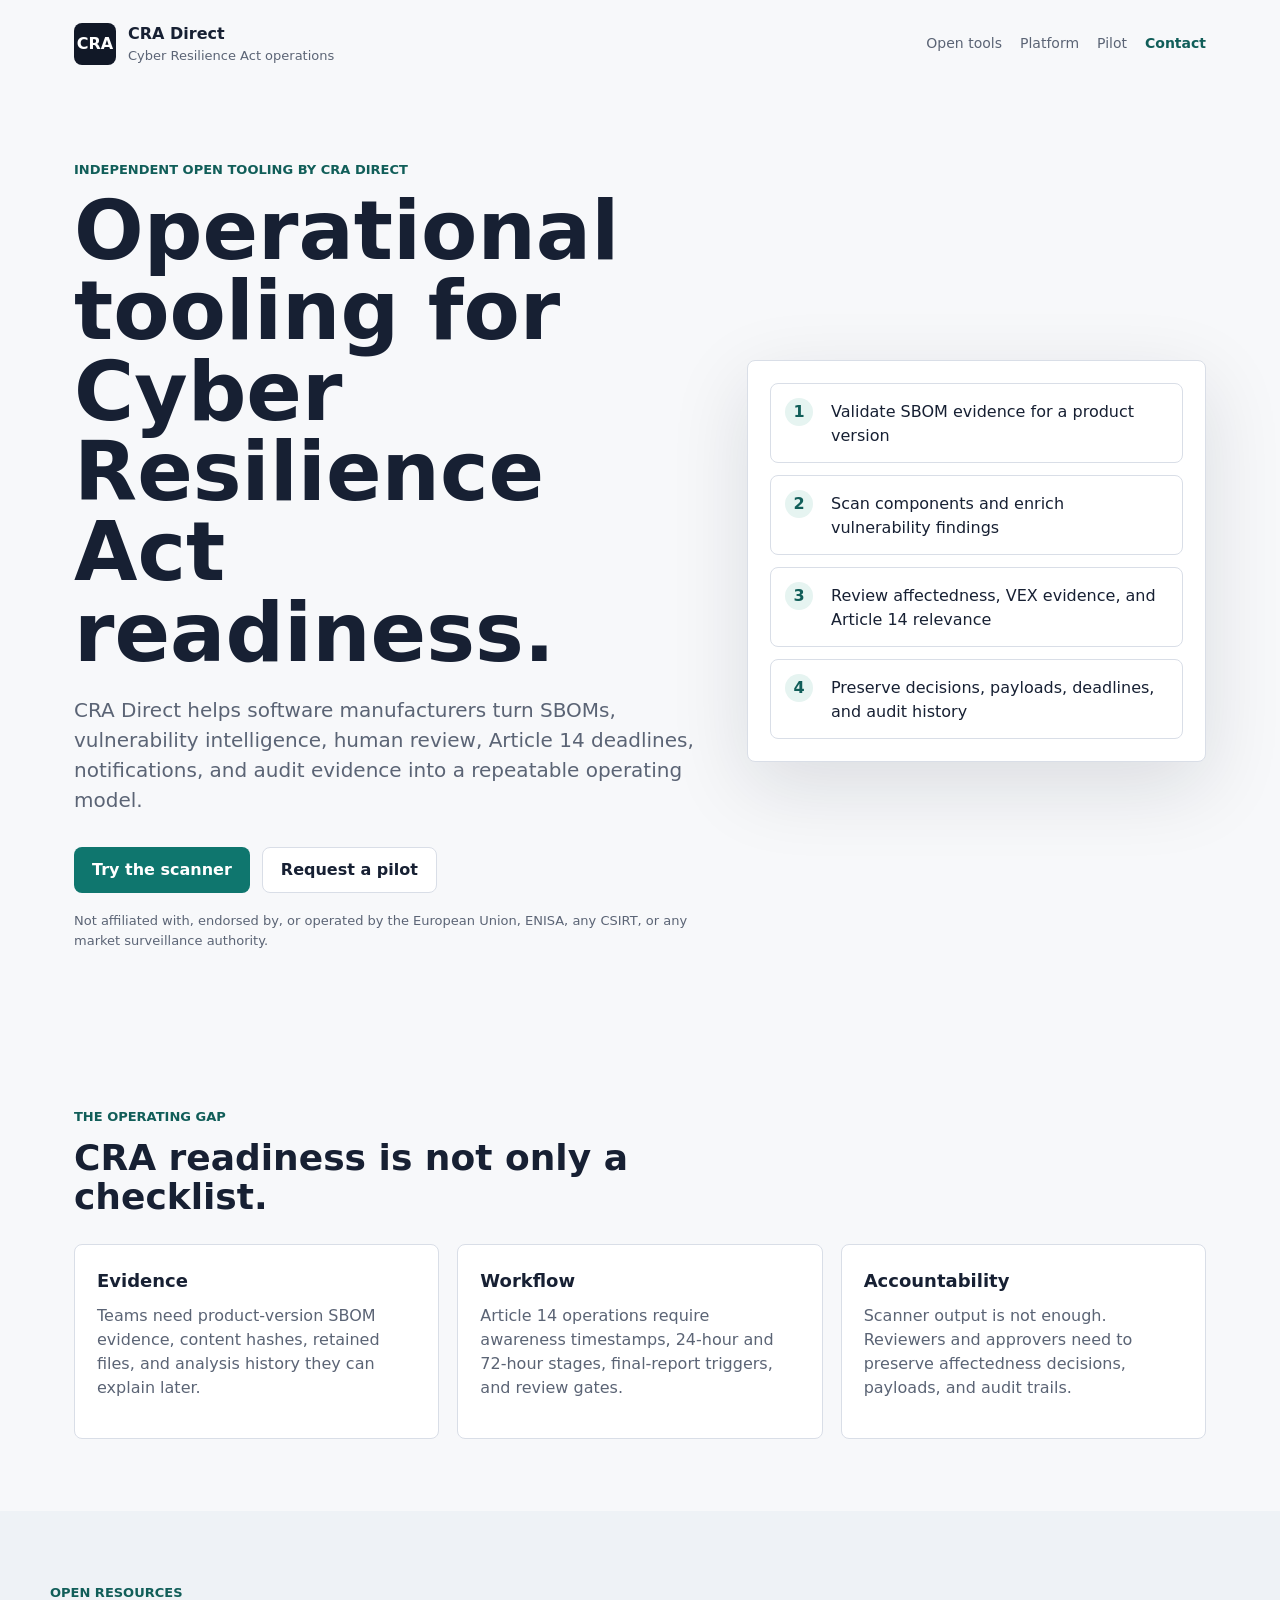
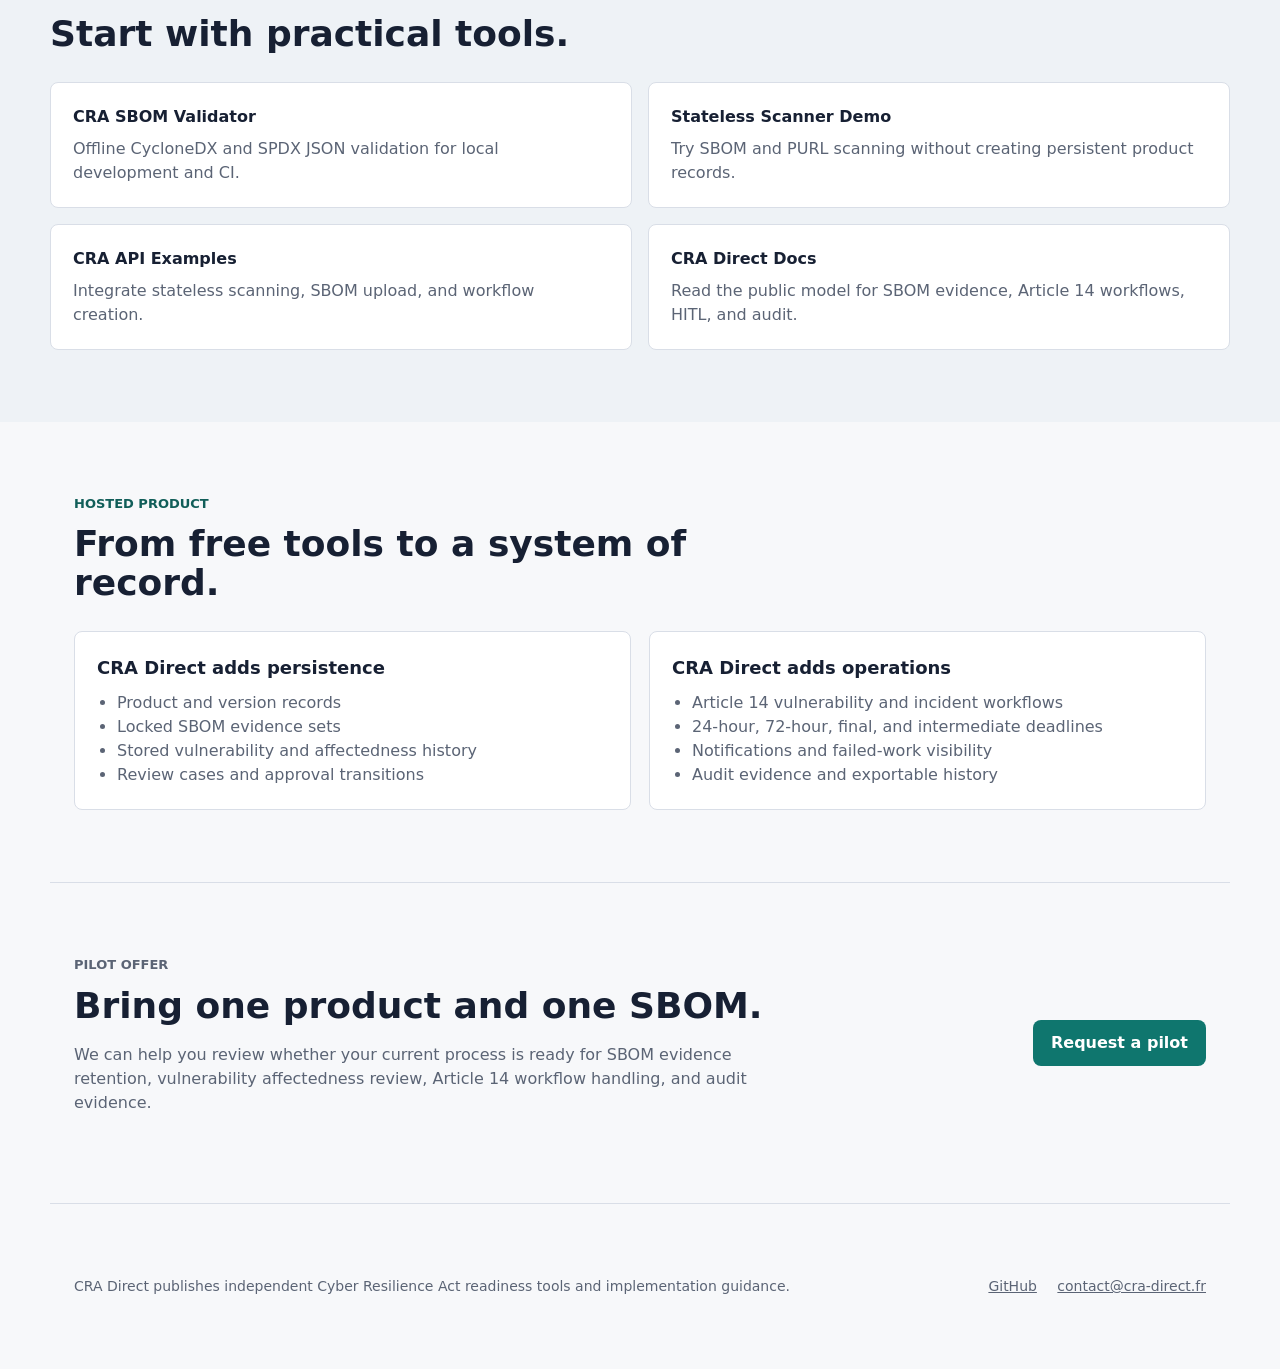
<file: index.html>
<!doctype html>
<html lang="en">
  <head>
    <meta charset="utf-8">
    <meta name="viewport" content="width=device-width, initial-scale=1">
    <title>CRA Direct | Cyber Resilience Act Operations</title>
    <meta
      name="description"
      content="CRA Direct helps software manufacturers operationalize Cyber Resilience Act readiness with SBOM evidence, vulnerability triage, Article 14 workflows, human review, notifications, and audit trails."
    >
    <link rel="stylesheet" href="styles.css">
  </head>
  <body>
    <header class="site-header">
      <a class="brand" href="/">
        <span class="brand-mark">CRA</span>
        <span>
          <strong>CRA Direct</strong>
          <small>Cyber Resilience Act operations</small>
        </span>
      </a>
      <nav aria-label="Primary navigation">
        <a href="#tools">Open tools</a>
        <a href="#platform">Platform</a>
        <a href="#pilot">Pilot</a>
        <a class="nav-cta" href="mailto:contact@cra-direct.fr">Contact</a>
      </nav>
    </header>

    <main>
      <section class="hero">
        <div class="hero-copy">
          <p class="eyebrow">Independent open tooling by CRA Direct</p>
          <h1>Operational tooling for Cyber Resilience Act readiness.</h1>
          <p class="lead">
            CRA Direct helps software manufacturers turn SBOMs, vulnerability intelligence, human review,
            Article 14 deadlines, notifications, and audit evidence into a repeatable operating model.
          </p>
          <div class="actions">
            <a class="button primary" href="https://github.com/Cyber-Resilience-Act/cra-stateless-scanner-demo">Try the scanner</a>
            <a class="button secondary" href="mailto:contact@cra-direct.fr?subject=CRA%20Direct%20pilot%20request">Request a pilot</a>
          </div>
          <p class="notice">
            Not affiliated with, endorsed by, or operated by the European Union, ENISA, any CSIRT, or any market surveillance authority.
          </p>
        </div>
        <div class="hero-panel" aria-label="CRA Direct workflow summary">
          <div class="panel-row">
            <span>1</span>
            <p>Validate SBOM evidence for a product version</p>
          </div>
          <div class="panel-row">
            <span>2</span>
            <p>Scan components and enrich vulnerability findings</p>
          </div>
          <div class="panel-row">
            <span>3</span>
            <p>Review affectedness, VEX evidence, and Article 14 relevance</p>
          </div>
          <div class="panel-row">
            <span>4</span>
            <p>Preserve decisions, payloads, deadlines, and audit history</p>
          </div>
        </div>
      </section>

      <section class="section" id="problem">
        <div class="section-heading">
          <p class="eyebrow">The operating gap</p>
          <h2>CRA readiness is not only a checklist.</h2>
        </div>
        <div class="grid three">
          <article>
            <h3>Evidence</h3>
            <p>Teams need product-version SBOM evidence, content hashes, retained files, and analysis history they can explain later.</p>
          </article>
          <article>
            <h3>Workflow</h3>
            <p>Article 14 operations require awareness timestamps, 24-hour and 72-hour stages, final-report triggers, and review gates.</p>
          </article>
          <article>
            <h3>Accountability</h3>
            <p>Scanner output is not enough. Reviewers and approvers need to preserve affectedness decisions, payloads, and audit trails.</p>
          </article>
        </div>
      </section>

      <section class="section band" id="tools">
        <div class="section-heading">
          <p class="eyebrow">Open resources</p>
          <h2>Start with practical tools.</h2>
        </div>
        <div class="repo-list">
          <a class="repo" href="https://github.com/Cyber-Resilience-Act/cra-sbom-validator">
            <strong>CRA SBOM Validator</strong>
            <span>Offline CycloneDX and SPDX JSON validation for local development and CI.</span>
          </a>
          <a class="repo" href="https://github.com/Cyber-Resilience-Act/cra-stateless-scanner-demo">
            <strong>Stateless Scanner Demo</strong>
            <span>Try SBOM and PURL scanning without creating persistent product records.</span>
          </a>
          <a class="repo" href="https://github.com/Cyber-Resilience-Act/cra-api-examples">
            <strong>CRA API Examples</strong>
            <span>Integrate stateless scanning, SBOM upload, and workflow creation.</span>
          </a>
          <a class="repo" href="https://github.com/Cyber-Resilience-Act/cra-direct-docs">
            <strong>CRA Direct Docs</strong>
            <span>Read the public model for SBOM evidence, Article 14 workflows, HITL, and audit.</span>
          </a>
        </div>
      </section>

      <section class="section" id="platform">
        <div class="section-heading">
          <p class="eyebrow">Hosted product</p>
          <h2>From free tools to a system of record.</h2>
        </div>
        <div class="capabilities">
          <div>
            <h3>CRA Direct adds persistence</h3>
            <ul>
              <li>Product and version records</li>
              <li>Locked SBOM evidence sets</li>
              <li>Stored vulnerability and affectedness history</li>
              <li>Review cases and approval transitions</li>
            </ul>
          </div>
          <div>
            <h3>CRA Direct adds operations</h3>
            <ul>
              <li>Article 14 vulnerability and incident workflows</li>
              <li>24-hour, 72-hour, final, and intermediate deadlines</li>
              <li>Notifications and failed-work visibility</li>
              <li>Audit evidence and exportable history</li>
            </ul>
          </div>
        </div>
      </section>

      <section class="section pilot" id="pilot">
        <div>
          <p class="eyebrow">Pilot offer</p>
          <h2>Bring one product and one SBOM.</h2>
          <p>
            We can help you review whether your current process is ready for SBOM evidence retention,
            vulnerability affectedness review, Article 14 workflow handling, and audit evidence.
          </p>
        </div>
        <a class="button primary" href="mailto:contact@cra-direct.fr?subject=CRA%20Direct%20pilot%20request">Request a pilot</a>
      </section>
    </main>

    <footer class="site-footer">
      <p>CRA Direct publishes independent Cyber Resilience Act readiness tools and implementation guidance.</p>
      <p>
        <a href="https://github.com/Cyber-Resilience-Act">GitHub</a>
        <a href="mailto:contact@cra-direct.fr">contact@cra-direct.fr</a>
      </p>
    </footer>
  </body>
</html>
</file>
<file: styles.css>
:root {
  color-scheme: light;
  --bg: #f7f8fa;
  --surface: #ffffff;
  --surface-strong: #111827;
  --text: #172033;
  --muted: #5b6475;
  --line: #d9dee7;
  --brand: #0f766e;
  --brand-dark: #115e59;
  --accent: #b91c1c;
  --shadow: 0 24px 80px rgba(17, 24, 39, 0.12);
}

* {
  box-sizing: border-box;
}

body {
  margin: 0;
  background: var(--bg);
  color: var(--text);
  font-family: Inter, ui-sans-serif, system-ui, -apple-system, BlinkMacSystemFont, "Segoe UI", sans-serif;
  line-height: 1.5;
}

a {
  color: inherit;
}

.site-header {
  display: flex;
  align-items: center;
  justify-content: space-between;
  gap: 24px;
  max-width: 1180px;
  margin: 0 auto;
  padding: 22px 24px;
}

.brand {
  display: inline-flex;
  align-items: center;
  gap: 12px;
  text-decoration: none;
}

.brand-mark {
  display: grid;
  place-items: center;
  width: 42px;
  height: 42px;
  border-radius: 8px;
  background: var(--surface-strong);
  color: #fff;
  font-weight: 800;
}

.brand strong,
.brand small {
  display: block;
}

.brand small {
  color: var(--muted);
  font-size: 13px;
}

nav {
  display: flex;
  align-items: center;
  gap: 18px;
  color: var(--muted);
  font-size: 14px;
}

nav a {
  text-decoration: none;
}

.nav-cta {
  color: var(--brand-dark);
  font-weight: 700;
}

.hero,
.section,
.site-footer {
  max-width: 1180px;
  margin: 0 auto;
  padding: 72px 24px;
}

.hero {
  display: grid;
  grid-template-columns: minmax(0, 1.15fr) minmax(320px, 0.85fr);
  align-items: center;
  gap: 52px;
  min-height: 74vh;
}

.eyebrow {
  margin: 0 0 12px;
  color: var(--brand-dark);
  font-size: 13px;
  font-weight: 800;
  letter-spacing: 0;
  text-transform: uppercase;
}

h1,
h2,
h3,
p {
  margin-top: 0;
}

h1 {
  max-width: 760px;
  margin-bottom: 22px;
  font-size: clamp(44px, 7vw, 82px);
  line-height: 0.98;
  letter-spacing: 0;
}

h2 {
  margin-bottom: 18px;
  font-size: 36px;
  line-height: 1.08;
  letter-spacing: 0;
}

h3 {
  margin-bottom: 10px;
  font-size: 18px;
}

.lead {
  max-width: 700px;
  color: var(--muted);
  font-size: 20px;
}

.actions {
  display: flex;
  flex-wrap: wrap;
  gap: 12px;
  margin: 32px 0 18px;
}

.button {
  display: inline-flex;
  align-items: center;
  justify-content: center;
  min-height: 46px;
  padding: 0 18px;
  border-radius: 8px;
  font-weight: 800;
  text-decoration: none;
}

.button.primary {
  background: var(--brand);
  color: #fff;
}

.button.secondary {
  border: 1px solid var(--line);
  background: var(--surface);
  color: var(--text);
}

.notice {
  max-width: 720px;
  color: var(--muted);
  font-size: 13px;
}

.hero-panel {
  display: grid;
  gap: 12px;
  padding: 22px;
  border: 1px solid var(--line);
  border-radius: 8px;
  background: var(--surface);
  box-shadow: var(--shadow);
}

.panel-row {
  display: grid;
  grid-template-columns: 34px 1fr;
  gap: 12px;
  align-items: start;
  padding: 14px;
  border: 1px solid var(--line);
  border-radius: 8px;
}

.panel-row span {
  display: grid;
  place-items: center;
  width: 28px;
  height: 28px;
  border-radius: 999px;
  background: #e6f4f1;
  color: var(--brand-dark);
  font-weight: 800;
}

.panel-row p {
  margin: 2px 0 0;
}

.section-heading {
  max-width: 760px;
  margin-bottom: 28px;
}

.grid.three {
  display: grid;
  grid-template-columns: repeat(3, 1fr);
  gap: 18px;
}

article,
.repo,
.capabilities > div {
  border: 1px solid var(--line);
  border-radius: 8px;
  background: var(--surface);
  padding: 22px;
}

article p,
.repo span,
.capabilities li,
.pilot p {
  color: var(--muted);
}

.band {
  max-width: none;
  background: #eef2f6;
}

.band > * {
  max-width: 1180px;
  margin-left: auto;
  margin-right: auto;
}

.repo-list {
  display: grid;
  grid-template-columns: repeat(2, 1fr);
  gap: 16px;
}

.repo {
  display: block;
  text-decoration: none;
}

.repo strong,
.repo span {
  display: block;
}

.repo strong {
  margin-bottom: 8px;
}

.capabilities {
  display: grid;
  grid-template-columns: repeat(2, 1fr);
  gap: 18px;
}

.capabilities ul {
  margin: 0;
  padding-left: 20px;
}

.pilot {
  display: flex;
  align-items: center;
  justify-content: space-between;
  gap: 28px;
  border-top: 1px solid var(--line);
}

.pilot p {
  max-width: 720px;
}

.site-footer {
  display: flex;
  align-items: center;
  justify-content: space-between;
  gap: 20px;
  border-top: 1px solid var(--line);
  color: var(--muted);
  font-size: 14px;
}

.site-footer p {
  margin: 0;
}

.site-footer a {
  margin-left: 16px;
}

@media (max-width: 820px) {
  .site-header,
  nav,
  .pilot,
  .site-footer {
    align-items: flex-start;
    flex-direction: column;
  }

  nav {
    gap: 10px;
  }

  .hero {
    grid-template-columns: 1fr;
    min-height: auto;
    padding-top: 42px;
  }

  h1 {
    font-size: 44px;
  }

  h2 {
    font-size: 30px;
  }

  .grid.three,
  .repo-list,
  .capabilities {
    grid-template-columns: 1fr;
  }
}
</file>
